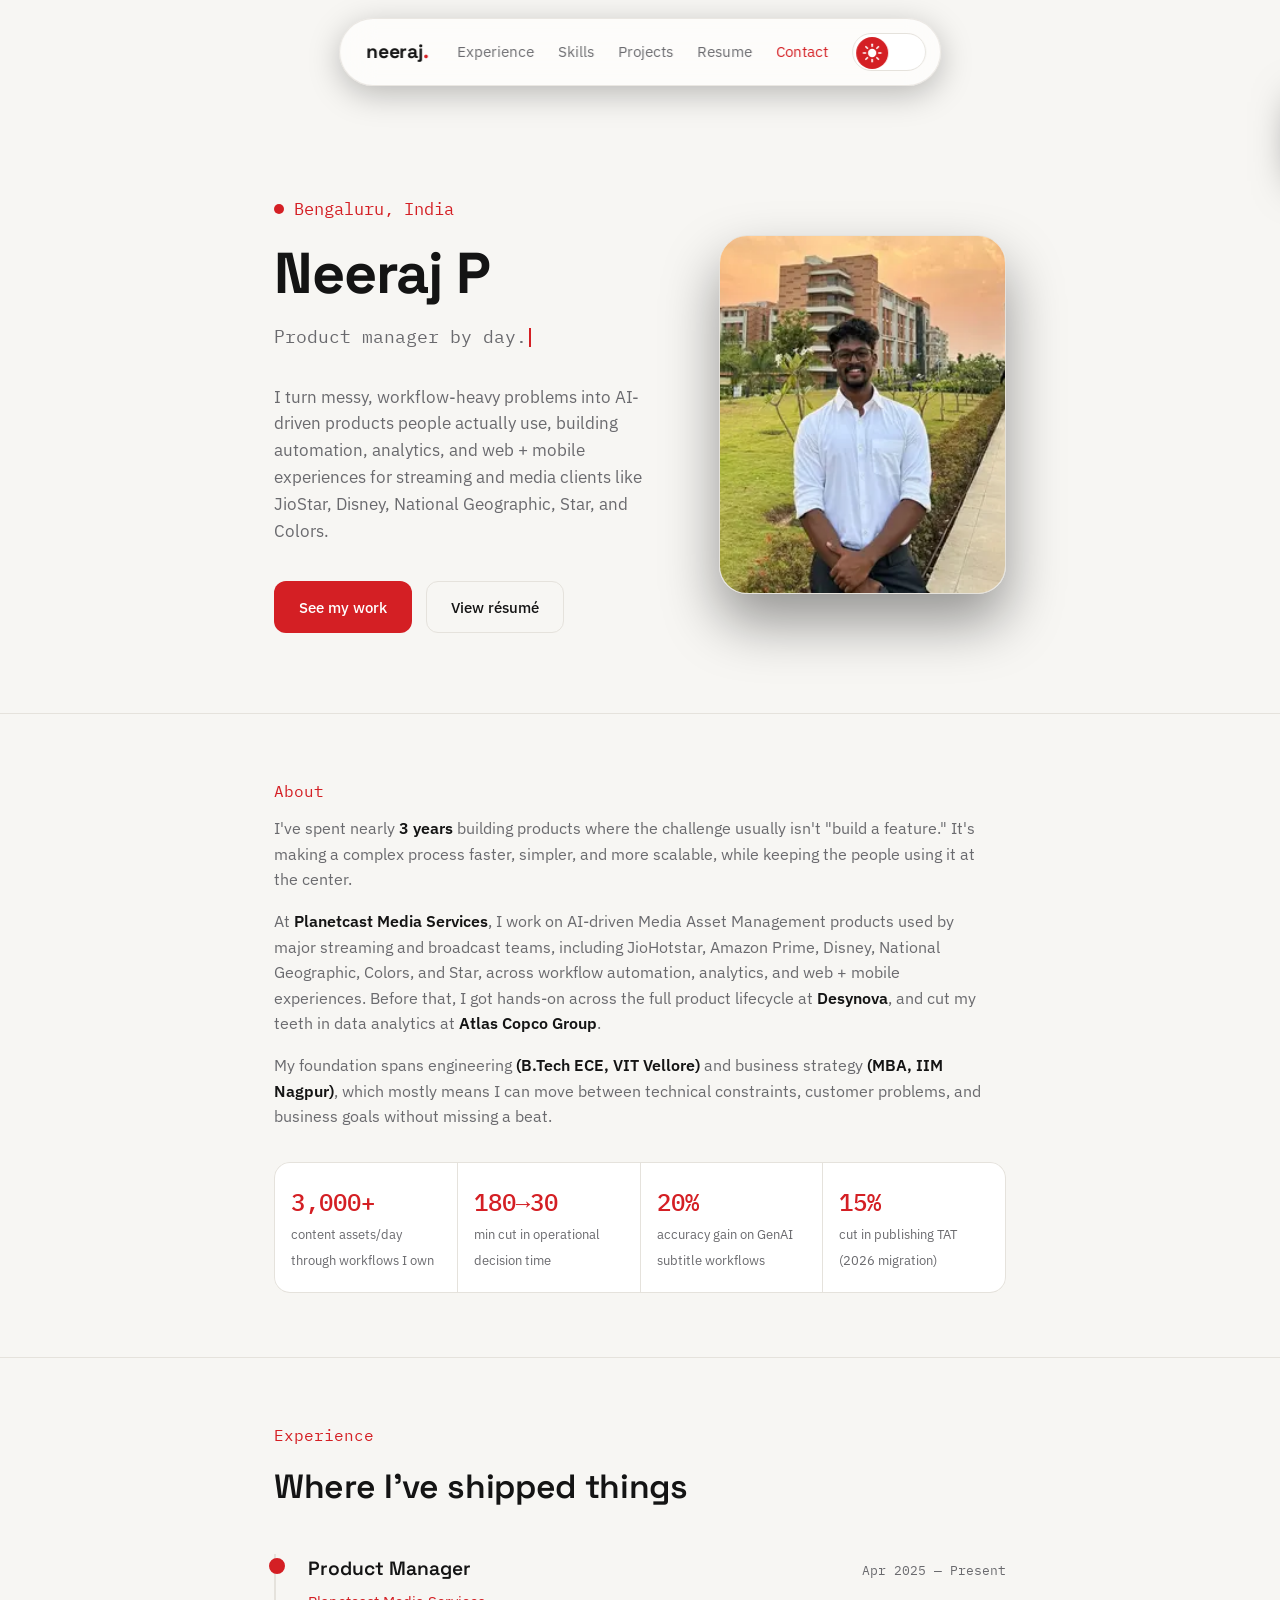
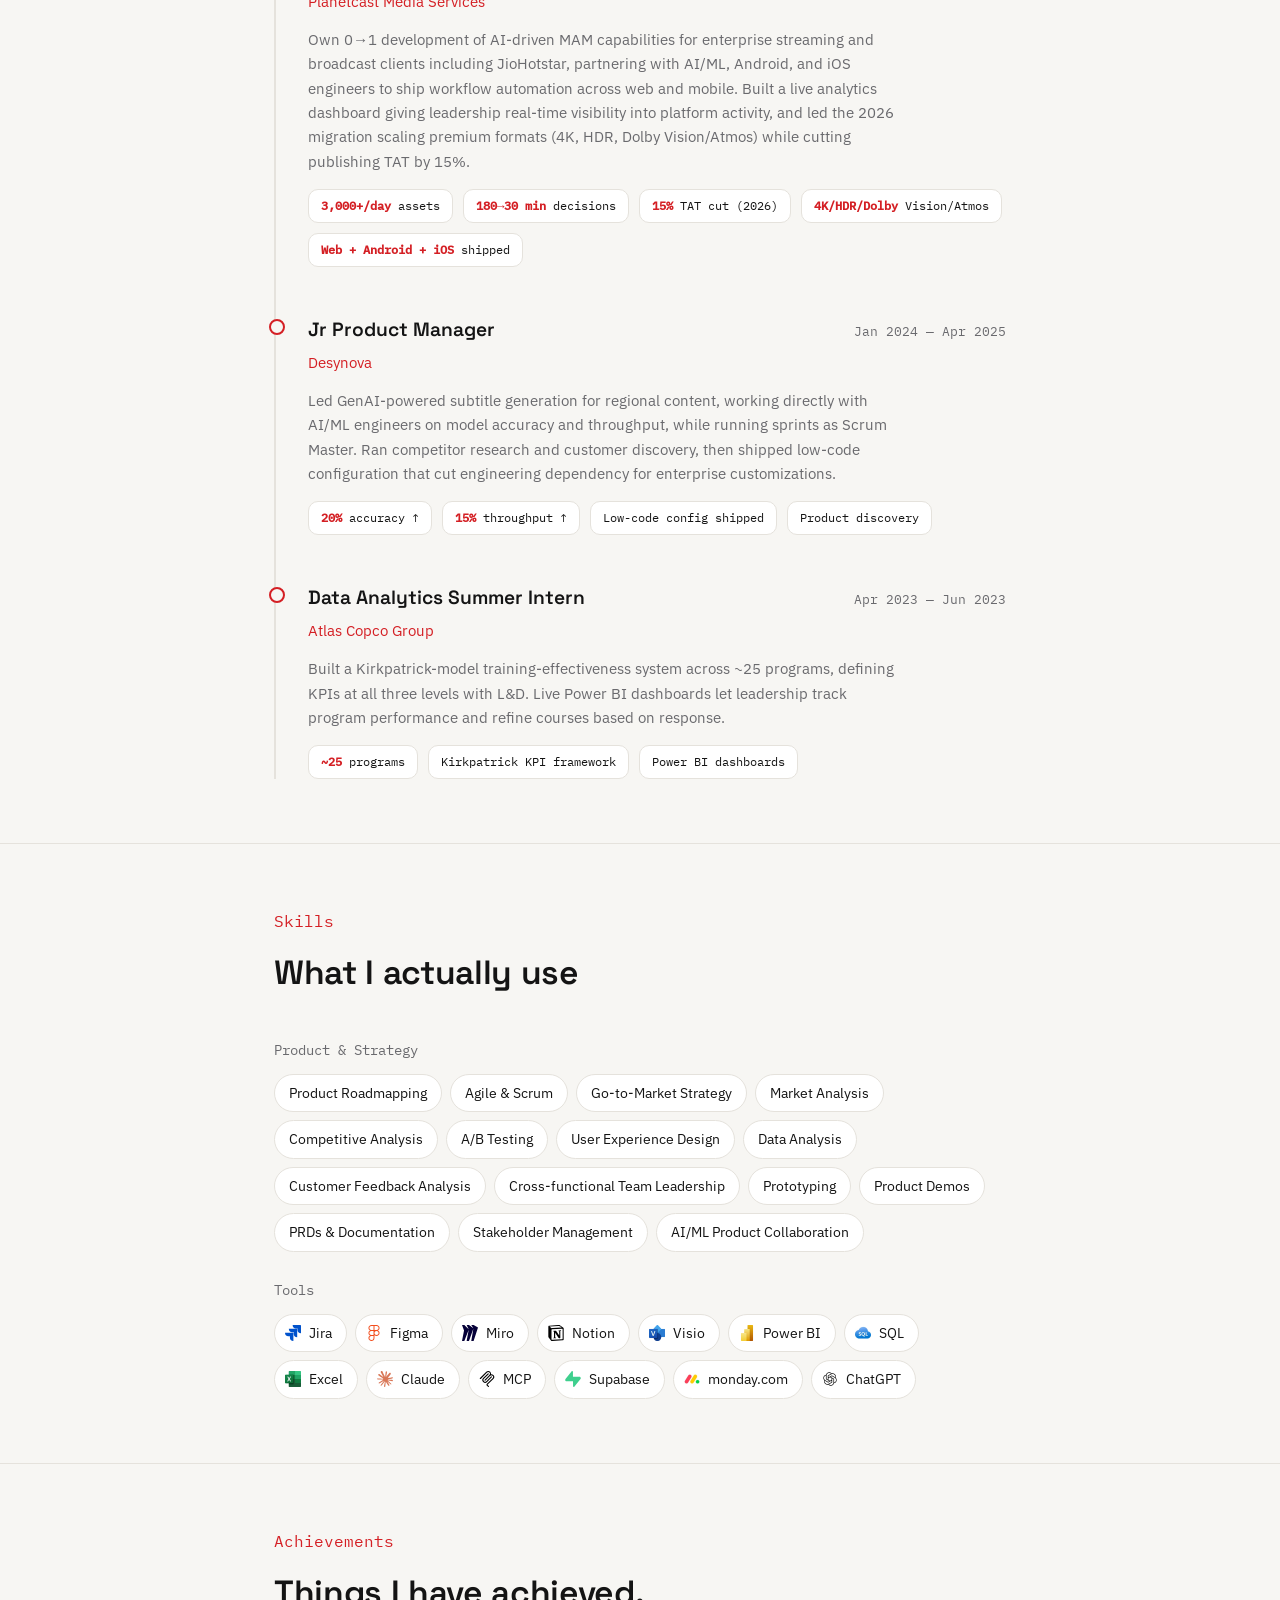
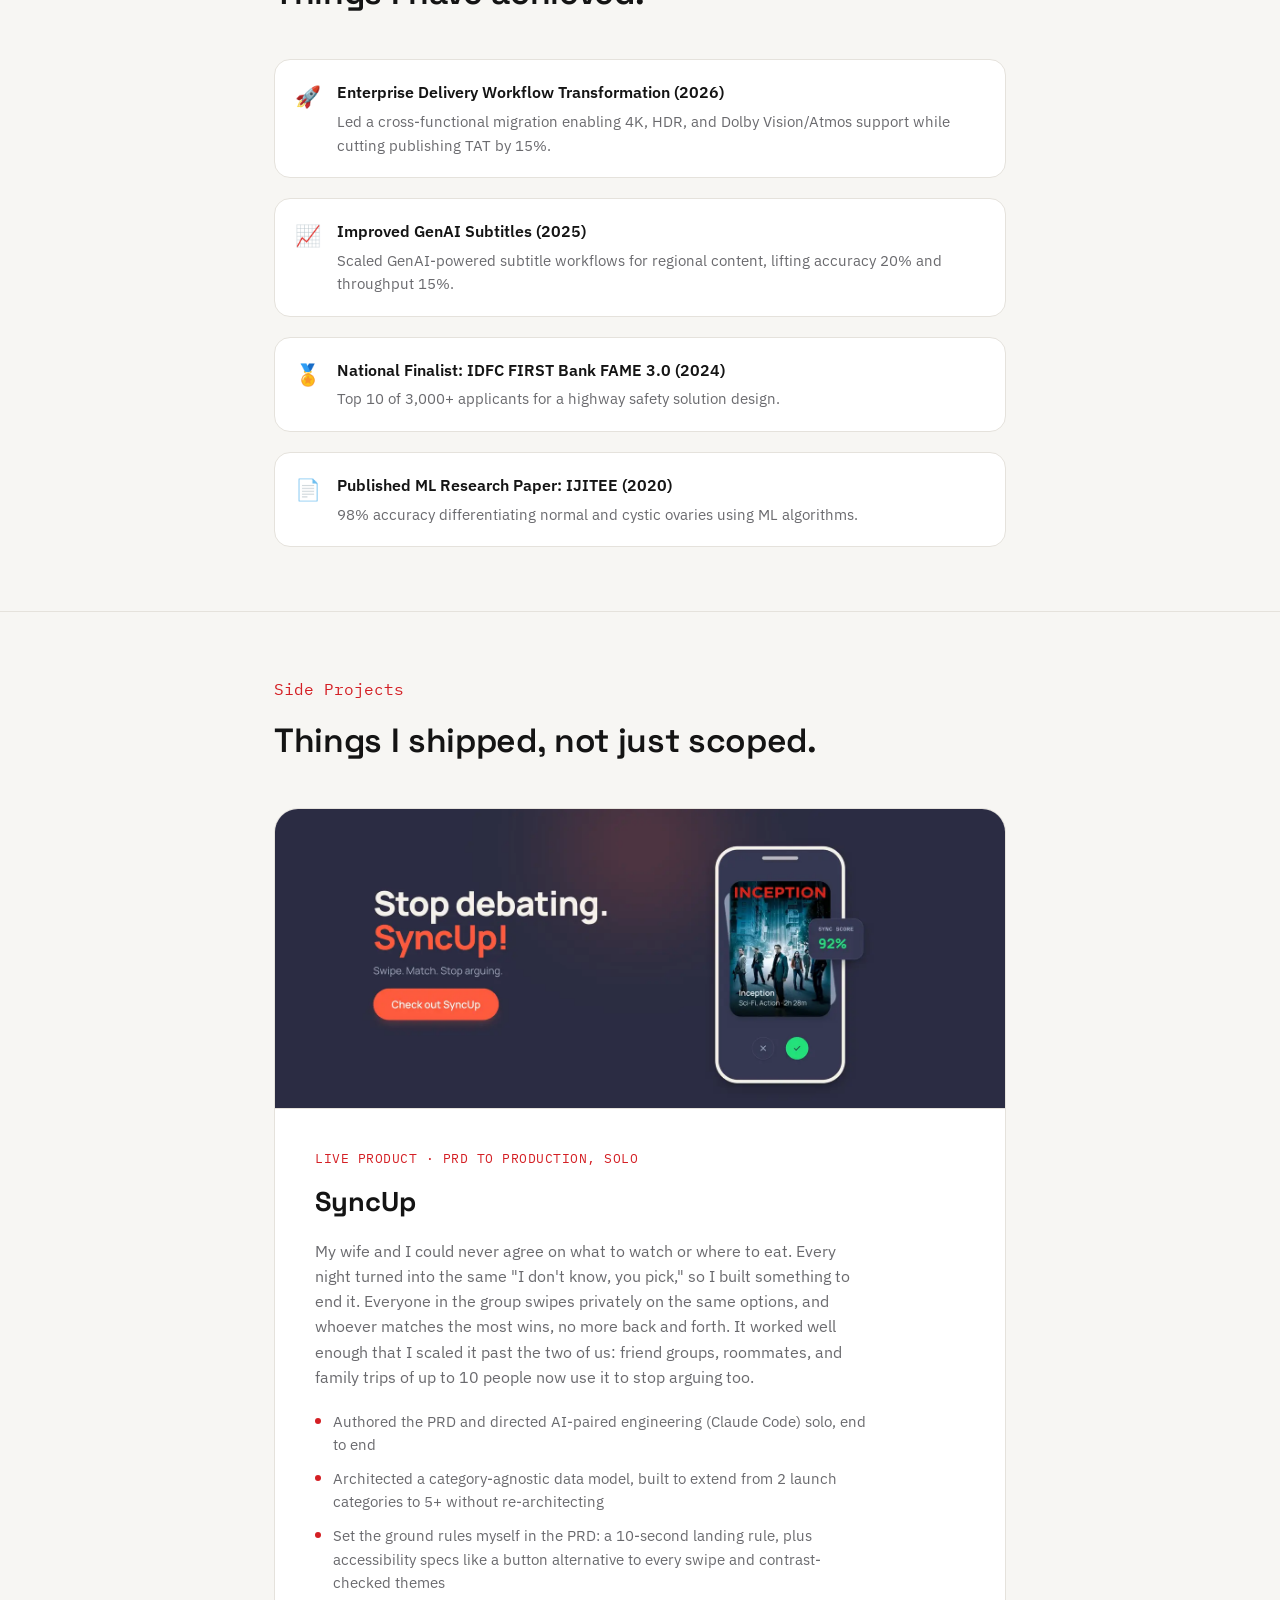
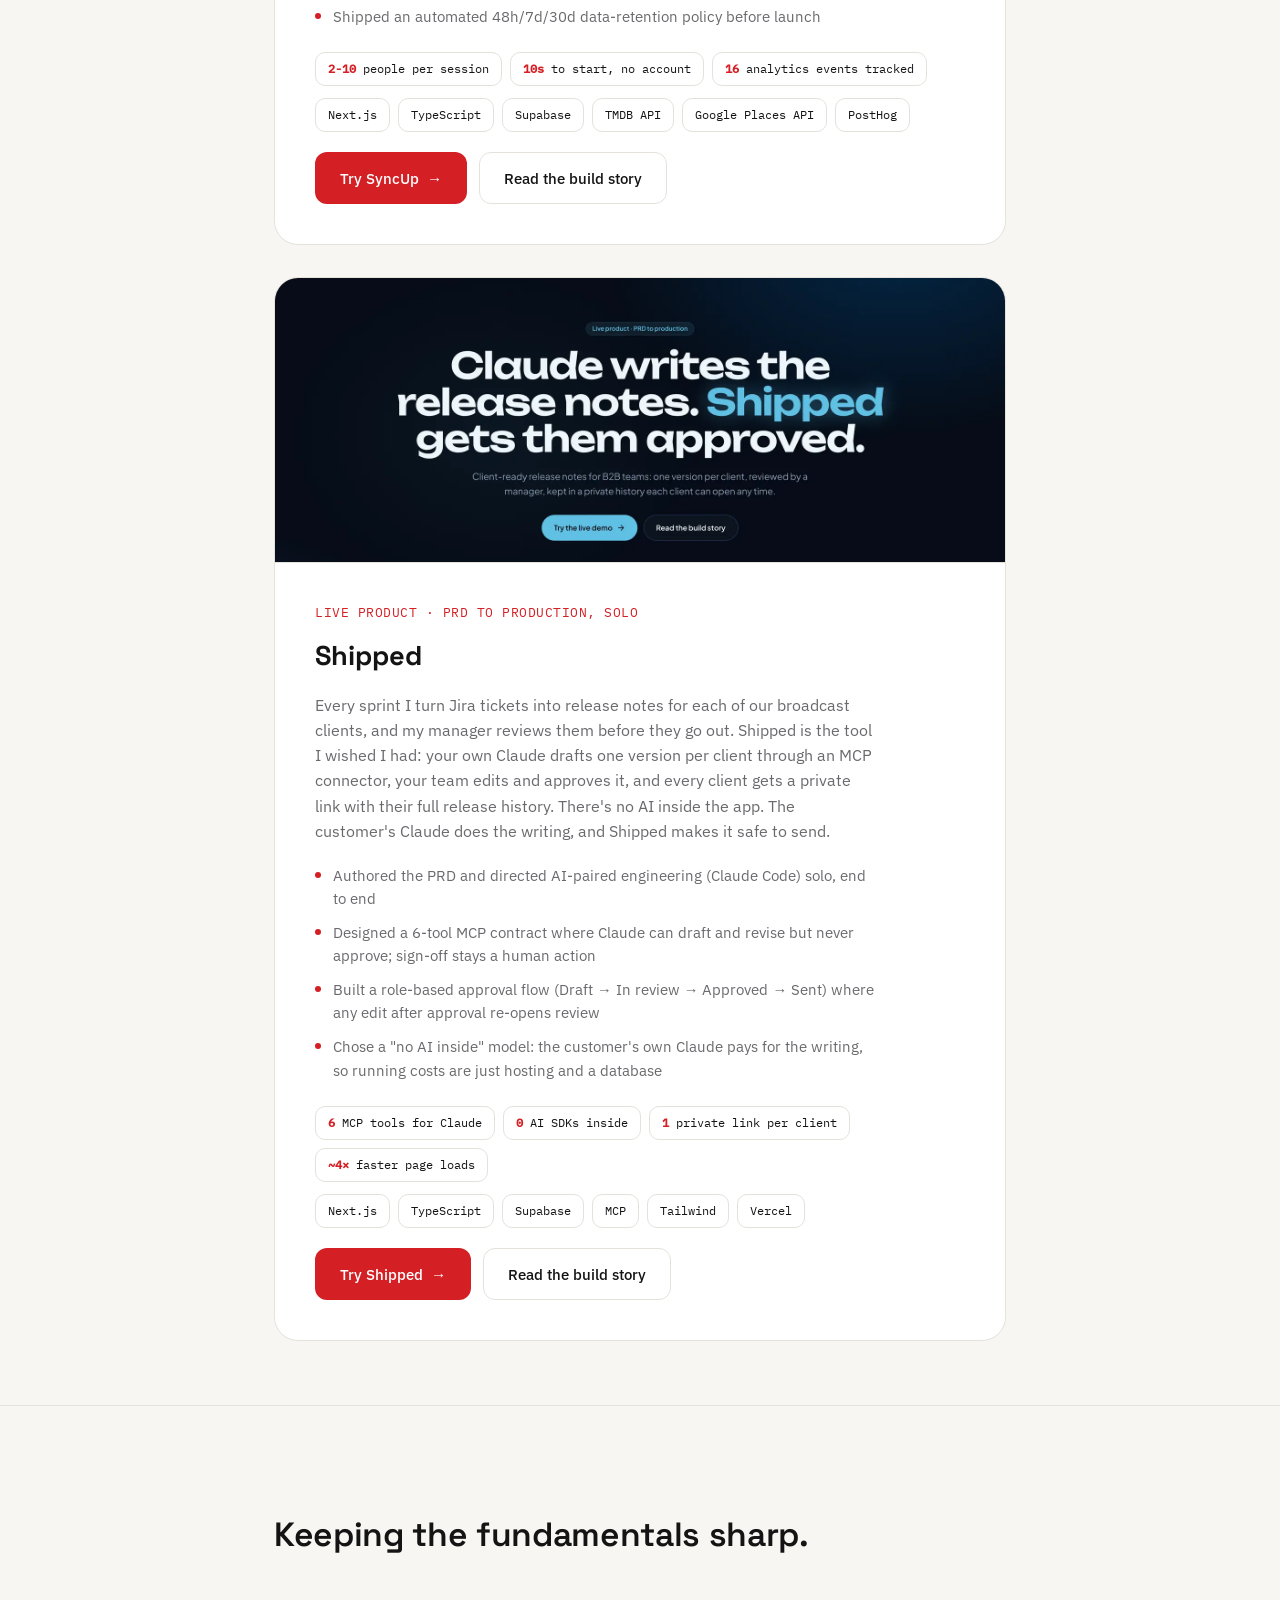
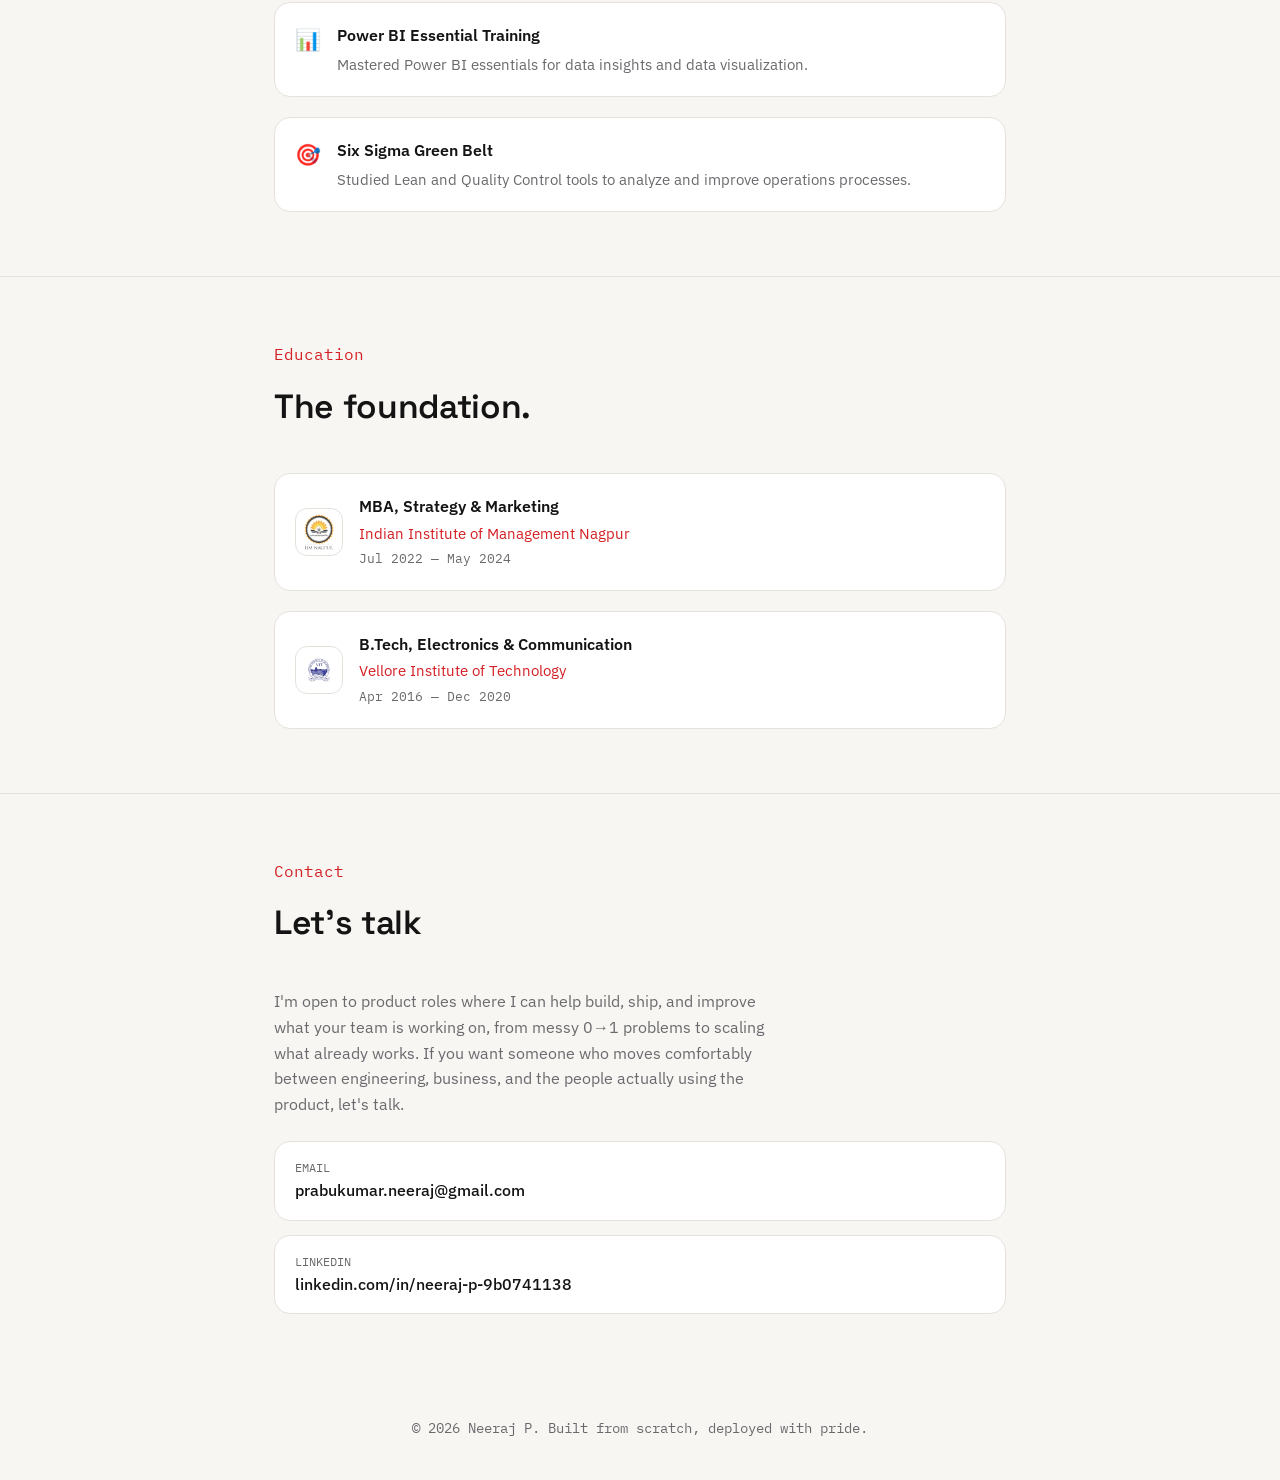
<file: index.html>
<!DOCTYPE html>
<html lang="en" data-theme="light">
<head>
<meta charset="UTF-8">
<meta name="viewport" content="width=device-width, initial-scale=1.0">
<title>Neeraj P | Product Manager</title>
<meta name="description" content="Neeraj P, Product Manager building AI-driven, workflow-centric platforms for enterprise streaming clients.">
<link rel="icon" type="image/svg+xml" href="favicon.svg">
<link rel="preload" href="assets/fonts/space-grotesk-latin-700-normal.woff2" as="font" type="font/woff2" crossorigin>
<link rel="preload" href="assets/fonts/ibm-plex-sans-latin-400-normal.woff2" as="font" type="font/woff2" crossorigin>
<link rel="stylesheet" href="css/style.css">
<script>try { var t = localStorage.getItem('theme'); if (t) document.documentElement.setAttribute('data-theme', t); } catch (e) {}</script>
<script src="js/script.js" defer></script>
</head>
<body>

<div class="scroll-progress" id="scrollProgress"></div>

<nav class="nav">
  <div class="nav-inner">
    <a href="/" class="nav-logo">neeraj<span>.</span></a>
    <div class="nav-links">
      <a href="#experience" data-section="experience">Experience</a>
      <a href="#skills" data-section="skills">Skills</a>
      <a href="#projects" data-section="projects">Projects</a>
      <a href="resume.html">Resume</a>
      <a href="#contact" data-section="contact">Contact</a>
      <button class="theme-toggle" id="themeToggle" aria-label="Toggle dark mode">
        <span class="toggle-thumb">
          <svg class="toggle-icon icon-sun" viewBox="0 0 24 24" fill="none" aria-hidden="true">
            <circle cx="12" cy="12" r="5" fill="currentColor"/>
            <g stroke="currentColor" stroke-width="2" stroke-linecap="round">
              <line x1="12" y1="1.5" x2="12" y2="4"/>
              <line x1="12" y1="20" x2="12" y2="22.5"/>
              <line x1="1.5" y1="12" x2="4" y2="12"/>
              <line x1="20" y1="12" x2="22.5" y2="12"/>
              <line x1="4.5" y1="4.5" x2="6.3" y2="6.3"/>
              <line x1="17.7" y1="17.7" x2="19.5" y2="19.5"/>
              <line x1="4.5" y1="19.5" x2="6.3" y2="17.7"/>
              <line x1="17.7" y1="6.3" x2="19.5" y2="4.5"/>
            </g>
          </svg>
          <svg class="toggle-icon icon-bat" viewBox="0 0 240 100" fill="currentColor" aria-hidden="true">
            <polygon points="5,38 30,24 70,22 95,24 105,3 120,20 135,3 145,24 170,22 210,24 235,38 215,50 195,68 175,52 150,58 133,48 120,82 107,48 90,58 65,52 45,68 25,50"/>
          </svg>
        </span>
      </button>
    </div>
  </div>
  <button class="nav-expand-btn" id="navExpandBtn" aria-label="Expand navigation">
    <span></span><span></span><span></span>
  </button>
</nav>

<header class="hero container">
  <div class="hero-grid">
    <div class="hero-content">
      <div class="hero-eyebrow">Bengaluru, India</div>
      <h1>Neeraj P</h1>
      <div class="hero-subtitle">
        <span id="typewriter"></span><span class="cursor"></span>
      </div>
      <p class="lede">I turn messy, workflow-heavy problems into AI-driven products people actually use, building automation, analytics, and web + mobile experiences for streaming and media clients like JioStar, Disney, National Geographic, Star, and Colors.</p>
      <div class="hero-cta">
        <a href="#experience" class="btn btn-primary">See my work</a>
        <a href="resume.html" class="btn btn-secondary">View résumé</a>
      </div>
    </div>
    <div class="hero-photo">
      <picture>
        <source type="image/webp" srcset="assets/images/profile-300.webp 300w, assets/images/profile-600.webp 600w, assets/images/profile-900.webp 900w" sizes="(max-width: 640px) 280px, 290px">
        <img src="assets/images/profile.jpg" alt="Neeraj P" width="900" height="910" fetchpriority="high">
      </picture>
    </div>
  </div>
</header>

<section class="section" id="about">
  <div class="container">
    <div class="section-label reveal reveal-left">About</div>
    <div class="about-text reveal">
        <p>I've spent nearly <strong>3 years</strong> building products where the challenge usually isn't "build a feature." It's making a complex process faster, simpler, and more scalable, while keeping the people using it at the center.</p>
        <p>At <strong>Planetcast Media Services</strong>, I work on AI-driven Media Asset Management products used by major streaming and broadcast teams, including JioHotstar, Amazon Prime, Disney, National Geographic, Colors, and Star, across workflow automation, analytics, and web + mobile experiences. Before that, I got hands-on across the full product lifecycle at <strong>Desynova</strong>, and cut my teeth in data analytics at <strong>Atlas Copco Group</strong>.</p>
        <p>My foundation spans engineering <strong>(B.Tech ECE, VIT Vellore)</strong> and business strategy <strong>(MBA, IIM Nagpur)</strong>, which mostly means I can move between technical constraints, customer problems, and business goals without missing a beat.</p>
      </div>
    <div class="stat-strip reveal-stagger">
      <div class="stat reveal">
        <span class="stat-num" data-count="3000" data-suffix="+">3,000+</span>
        <span class="stat-label">content assets/day through workflows I own</span>
      </div>
      <div class="stat reveal">
        <span class="stat-num">180→30</span>
        <span class="stat-label">min cut in operational decision time</span>
      </div>
      <div class="stat reveal">
        <span class="stat-num" data-count="20" data-suffix="%">20%</span>
        <span class="stat-label">accuracy gain on GenAI subtitle workflows</span>
      </div>
      <div class="stat reveal">
        <span class="stat-num" data-count="15" data-suffix="%">15%</span>
        <span class="stat-label">cut in publishing TAT (2026 migration)</span>
      </div>
    </div>
  </div>
</section>

<section class="section" id="experience">
  <div class="container">
    <div class="section-label reveal reveal-left">Experience</div>
    <h2 class="reveal reveal-left">Where I've shipped things</h2>
    <div class="pipeline reveal-stagger">

      <div class="pipeline-item current reveal">
        <div class="pipeline-header">
          <span class="pipeline-role">Product Manager</span>
          <span class="pipeline-date">Apr 2025 — Present</span>
        </div>
        <div class="pipeline-company">Planetcast Media Services</div>
        <p class="pipeline-desc">Own 0→1 development of AI-driven MAM capabilities for enterprise streaming and broadcast clients including JioHotstar, partnering with AI/ML, Android, and iOS engineers to ship workflow automation across web and mobile. Built a live analytics dashboard giving leadership real-time visibility into platform activity, and led the 2026 migration scaling premium formats (4K, HDR, Dolby Vision/Atmos) while cutting publishing TAT by 15%.</p>
        <div class="pipeline-metrics">
          <span class="metric-chip"><b>3,000+/day</b> assets</span>
          <span class="metric-chip"><b>180→30 min</b> decisions</span>
          <span class="metric-chip"><b>15%</b> TAT cut (2026)</span>
          <span class="metric-chip"><b>4K/HDR/Dolby</b> Vision/Atmos</span>
          <span class="metric-chip"><b>Web + Android + iOS</b> shipped</span>
        </div>
      </div>

      <div class="pipeline-item reveal">
        <div class="pipeline-header">
          <span class="pipeline-role">Jr Product Manager</span>
          <span class="pipeline-date">Jan 2024 — Apr 2025</span>
        </div>
        <div class="pipeline-company">Desynova</div>
        <p class="pipeline-desc">Led GenAI-powered subtitle generation for regional content, working directly with AI/ML engineers on model accuracy and throughput, while running sprints as Scrum Master. Ran competitor research and customer discovery, then shipped low-code configuration that cut engineering dependency for enterprise customizations.</p>
        <div class="pipeline-metrics">
          <span class="metric-chip"><b>20%</b> accuracy ↑</span>
          <span class="metric-chip"><b>15%</b> throughput ↑</span>
          <span class="metric-chip">Low-code config shipped</span>
          <span class="metric-chip">Product discovery</span>
        </div>
      </div>

      <div class="pipeline-item reveal">
        <div class="pipeline-header">
          <span class="pipeline-role">Data Analytics Summer Intern</span>
          <span class="pipeline-date">Apr 2023 — Jun 2023</span>
        </div>
        <div class="pipeline-company">Atlas Copco Group</div>
        <p class="pipeline-desc">Built a Kirkpatrick-model training-effectiveness system across ~25 programs, defining KPIs at all three levels with L&amp;D. Live Power BI dashboards let leadership track program performance and refine courses based on response.</p>
        <div class="pipeline-metrics">
          <span class="metric-chip"><b>~25</b> programs</span>
          <span class="metric-chip">Kirkpatrick KPI framework</span>
          <span class="metric-chip">Power BI dashboards</span>
        </div>
      </div>

    </div>
  </div>
</section>

<section class="section" id="skills">
  <div class="container">
    <div class="section-label reveal reveal-left">Skills</div>
    <h2 class="reveal reveal-left">What I actually use</h2>
    <div class="skills-groups reveal-stagger">
      <div class="reveal">
        <div class="skill-group-label">Product &amp; Strategy</div>
        <div class="skill-tags">
          <span class="skill-tag">Product Roadmapping</span>
          <span class="skill-tag">Agile &amp; Scrum</span>
          <span class="skill-tag">Go-to-Market Strategy</span>
          <span class="skill-tag">Market Analysis</span>
          <span class="skill-tag">Competitive Analysis</span>
          <span class="skill-tag">A/B Testing</span>
          <span class="skill-tag">User Experience Design</span>
          <span class="skill-tag">Data Analysis</span>
          <span class="skill-tag">Customer Feedback Analysis</span>
          <span class="skill-tag">Cross-functional Team Leadership</span>
          <span class="skill-tag">Prototyping</span>
          <span class="skill-tag">Product Demos</span>
          <span class="skill-tag">PRDs &amp; Documentation</span>
          <span class="skill-tag">Stakeholder Management</span>
          <span class="skill-tag">AI/ML Product Collaboration</span>
        </div>
      </div>
      <div class="reveal">
        <div class="skill-group-label">Tools</div>
        <div class="skill-tags">
          <span class="tool-tag"><img loading="lazy" src="assets/icons/jira.svg" alt=""> Jira</span>
          <span class="tool-tag"><img loading="lazy" src="assets/icons/figma.svg" alt=""> Figma</span>
          <span class="tool-tag"><img loading="lazy" src="assets/icons/miro.svg" alt=""> Miro</span>
          <span class="tool-tag"><img loading="lazy" class="icon-invert-dark" src="assets/icons/notion.svg" alt=""> Notion</span>
          <span class="tool-tag"><img loading="lazy" src="assets/images/visio-logo.webp" alt=""> Visio</span>
          <span class="tool-tag"><img loading="lazy" src="assets/images/powerbi-logo.webp" alt=""> Power BI</span>
          <span class="tool-tag"><img loading="lazy" src="assets/images/sql-logo.webp" alt=""> SQL</span>
          <span class="tool-tag"><img loading="lazy" src="assets/images/excel-logo.webp" alt=""> Excel</span>
          <span class="tool-tag"><img loading="lazy" src="assets/icons/claude.svg" alt=""> Claude</span>
          <span class="tool-tag"><img loading="lazy" class="icon-invert-dark" src="assets/icons/mcp.svg" alt=""> MCP</span>
          <span class="tool-tag"><img loading="lazy" src="assets/icons/supabase.svg" alt=""> Supabase</span>
          <span class="tool-tag"><img loading="lazy" src="assets/images/monday-logo.webp" alt=""> monday.com</span>
          <span class="tool-tag"><img loading="lazy" class="icon-invert-dark" src="assets/images/chatgpt-logo.webp" alt=""> ChatGPT</span>
        </div>
      </div>
    </div>
  </div>
</section>

<section class="section" id="achievements">
  <div class="container">
    <div class="section-label reveal reveal-left">Achievements</div>
    <h2 class="reveal reveal-left">Things I have achieved.</h2>
    <div class="achievements-list reveal-stagger">
      <div class="achievement reveal">
        <div class="achievement-icon">🚀</div>
        <div>
          <div class="achievement-title">Enterprise Delivery Workflow Transformation (2026)</div>
          <div class="achievement-desc">Led a cross-functional migration enabling 4K, HDR, and Dolby Vision/Atmos support while cutting publishing TAT by 15%.</div>
        </div>
      </div>
      <div class="achievement reveal">
        <div class="achievement-icon">📈</div>
        <div>
          <div class="achievement-title">Improved GenAI Subtitles (2025)</div>
          <div class="achievement-desc">Scaled GenAI-powered subtitle workflows for regional content, lifting accuracy 20% and throughput 15%.</div>
        </div>
      </div>
      <div class="achievement reveal">
        <div class="achievement-icon">🏅</div>
        <div>
          <div class="achievement-title">National Finalist: IDFC FIRST Bank FAME 3.0 (2024)</div>
          <div class="achievement-desc">Top 10 of 3,000+ applicants for a highway safety solution design.</div>
        </div>
      </div>
      <div class="achievement reveal">
        <div class="achievement-icon">📄</div>
        <div>
          <div class="achievement-title">Published ML Research Paper: IJITEE (2020)</div>
          <div class="achievement-desc">98% accuracy differentiating normal and cystic ovaries using ML algorithms.</div>
        </div>
      </div>
    </div>
  </div>
</section>

<section class="section" id="projects">
  <div class="container">
    <div class="section-label reveal reveal-left">Side Projects</div>
    <h2 class="reveal reveal-left">Things I shipped, not just scoped.</h2>
    <div class="project-card reveal">
      <div class="project-banner">
        <picture>
          <source srcset="assets/images/syncup-banner.webp" type="image/webp">
          <img src="assets/images/syncup-banner.jpg" alt="SyncUp landing page: 'Stop debating. SyncUp! Swipe. Match. Stop arguing.' with a phone showing a movie match card at a 92% Sync Score" loading="lazy" width="1600" height="656">
        </picture>
      </div>
      <div class="project-body">
        <div class="project-eyebrow">Live product · PRD to production, solo</div>
        <h3 class="project-title">SyncUp</h3>
        <p class="project-desc">My wife and I could never agree on what to watch or where to eat. Every night turned into the same "I don't know, you pick," so I built something to end it. Everyone in the group swipes privately on the same options, and whoever matches the most wins, no more back and forth. It worked well enough that I scaled it past the two of us: friend groups, roommates, and family trips of up to 10 people now use it to stop arguing too.</p>
        <ul class="project-principles">
          <li>Authored the PRD and directed AI-paired engineering (Claude Code) solo, end to end</li>
          <li>Architected a category-agnostic data model, built to extend from 2 launch categories to 5+ without re-architecting</li>
          <li>Set the ground rules myself in the PRD: a 10-second landing rule, plus accessibility specs like a button alternative to every swipe and contrast-checked themes</li>
          <li>Shipped an automated 48h/7d/30d data-retention policy before launch</li>
        </ul>
        <div class="project-metrics">
          <span class="metric-chip"><b>2-10</b> people per session</span>
          <span class="metric-chip"><b>10s</b> to start, no account</span>
          <span class="metric-chip"><b>16</b> analytics events tracked</span>
        </div>
        <div class="project-stack">
          <span class="metric-chip">Next.js</span>
          <span class="metric-chip">TypeScript</span>
          <span class="metric-chip">Supabase</span>
          <span class="metric-chip">TMDB API</span>
          <span class="metric-chip">Google Places API</span>
          <span class="metric-chip">PostHog</span>
        </div>
        <div class="project-cta">
          <a href="https://sync-up-nine.vercel.app/" target="_blank" rel="noopener" class="btn btn-primary">Try SyncUp <span aria-hidden="true">→</span></a>
          <a href="https://sync-up-nine.vercel.app/about" target="_blank" rel="noopener" class="btn btn-secondary">Read the build story</a>
        </div>
      </div>
    </div>
    <div class="project-card reveal">
      <div class="project-banner">
        <picture>
          <source srcset="assets/images/shipped-banner.webp" type="image/webp">
          <img src="assets/images/shipped-banner.jpg" alt="Shipped: Claude drafts release notes for each client; Shipped routes them through approval." loading="lazy" width="1600" height="622">
        </picture>
      </div>
      <div class="project-body">
        <div class="project-eyebrow">Live product · PRD to production, solo</div>
        <h3 class="project-title">Shipped</h3>
        <p class="project-desc">Every sprint I turn Jira tickets into release notes for each of our broadcast clients, and my manager reviews them before they go out. Shipped is the tool I wished I had: your own Claude drafts one version per client through an MCP connector, your team edits and approves it, and every client gets a private link with their full release history. There's no AI inside the app. The customer's Claude does the writing, and Shipped makes it safe to send.</p>
        <ul class="project-principles">
          <li>Authored the PRD and directed AI-paired engineering (Claude Code) solo, end to end</li>
          <li>Designed a 6-tool MCP contract where Claude can draft and revise but never approve; sign-off stays a human action</li>
          <li>Built a role-based approval flow (Draft → In review → Approved → Sent) where any edit after approval re-opens review</li>
          <li>Chose a "no AI inside" model: the customer's own Claude pays for the writing, so running costs are just hosting and a database</li>
        </ul>
        <div class="project-metrics">
          <span class="metric-chip"><b>6</b> MCP tools for Claude</span>
          <span class="metric-chip"><b>0</b> AI SDKs inside</span>
          <span class="metric-chip"><b>1</b> private link per client</span>
          <span class="metric-chip"><b>~4×</b> faster page loads</span>
        </div>
        <div class="project-stack">
          <span class="metric-chip">Next.js</span>
          <span class="metric-chip">TypeScript</span>
          <span class="metric-chip">Supabase</span>
          <span class="metric-chip">MCP</span>
          <span class="metric-chip">Tailwind</span>
          <span class="metric-chip">Vercel</span>
        </div>
        <div class="project-cta">
          <a href="https://shipped-release-notes.vercel.app/login?ref=portfolio" target="_blank" rel="noopener" class="btn btn-primary">Try Shipped <span aria-hidden="true">→</span></a>
          <a href="https://shipped-release-notes.vercel.app/about?ref=portfolio" target="_blank" rel="noopener" class="btn btn-secondary">Read the build story</a>
        </div>
      </div>
    </div>
  </div>
</section>

<section class="section" id="certifications">
  <div class="container">
    <div class="section-label reveal reveal-left">Certifications</div>
    <h2 class="reveal reveal-left">Keeping the fundamentals sharp.</h2>
    <div class="achievements-list reveal-stagger">
      <div class="achievement reveal">
        <div class="achievement-icon">📊</div>
        <div>
          <div class="achievement-title">Power BI Essential Training</div>
          <div class="achievement-desc">Mastered Power BI essentials for data insights and data visualization.</div>
        </div>
      </div>
      <div class="achievement reveal">
        <div class="achievement-icon">🎯</div>
        <div>
          <div class="achievement-title">Six Sigma Green Belt</div>
          <div class="achievement-desc">Studied Lean and Quality Control tools to analyze and improve operations processes.</div>
        </div>
      </div>
    </div>
  </div>
</section>

<section class="section" id="education">
  <div class="container">
    <div class="section-label reveal reveal-left">Education</div>
    <h2 class="reveal reveal-left">The foundation.</h2>
    <div class="education-list reveal-stagger">
      <div class="education-item reveal">
        <div class="education-logo"><img loading="lazy" src="assets/images/iim-nagpur-logo.webp" alt="IIM Nagpur"></div>
        <div>
          <div class="education-degree">MBA, Strategy &amp; Marketing</div>
          <div class="education-school">Indian Institute of Management Nagpur</div>
          <div class="education-date">Jul 2022 — May 2024</div>
        </div>
      </div>
      <div class="education-item reveal">
        <div class="education-logo"><img loading="lazy" src="assets/images/vit-logo.webp" alt="VIT Vellore"></div>
        <div>
          <div class="education-degree">B.Tech, Electronics &amp; Communication</div>
          <div class="education-school">Vellore Institute of Technology</div>
          <div class="education-date">Apr 2016 — Dec 2020</div>
        </div>
      </div>
    </div>
  </div>
</section>

<section class="section" id="contact">
  <div class="container">
    <div class="section-label reveal reveal-left">Contact</div>
    <h2 class="reveal reveal-left">Let's talk</h2>
    <p class="contact-intro reveal">I'm open to product roles where I can help build, ship, and improve what your team is working on, from messy 0→1 problems to scaling what already works. If you want someone who moves comfortably between engineering, business, and the people actually using the product, let's talk.</p>
    <div class="contact-links reveal-stagger">
      <a href="mailto:prabukumar.neeraj@gmail.com" class="contact-link reveal">
        <div>
          <div class="contact-link-label">EMAIL</div>
          <div class="contact-link-value">prabukumar.neeraj@gmail.com</div>
        </div>
      </a>
      <a href="https://www.linkedin.com/in/neeraj-p-9b0741138" target="_blank" rel="noopener" class="contact-link reveal">
        <div>
          <div class="contact-link-label">LINKEDIN</div>
          <div class="contact-link-value">linkedin.com/in/<wbr><span>neeraj-p-9b0741138</span></div>
        </div>
      </a>
    </div>
  </div>
</section>

<footer>
  © 2026 Neeraj P. Built from scratch, deployed with pride.
</footer>

<div class="toast" id="achievementToast" aria-hidden="true">
  <span class="toast-title">ACHIEVEMENT UNLOCKED</span>
  <span class="toast-desc">Welcome to the dark side.</span>
</div>

</body>
</html>
</file>
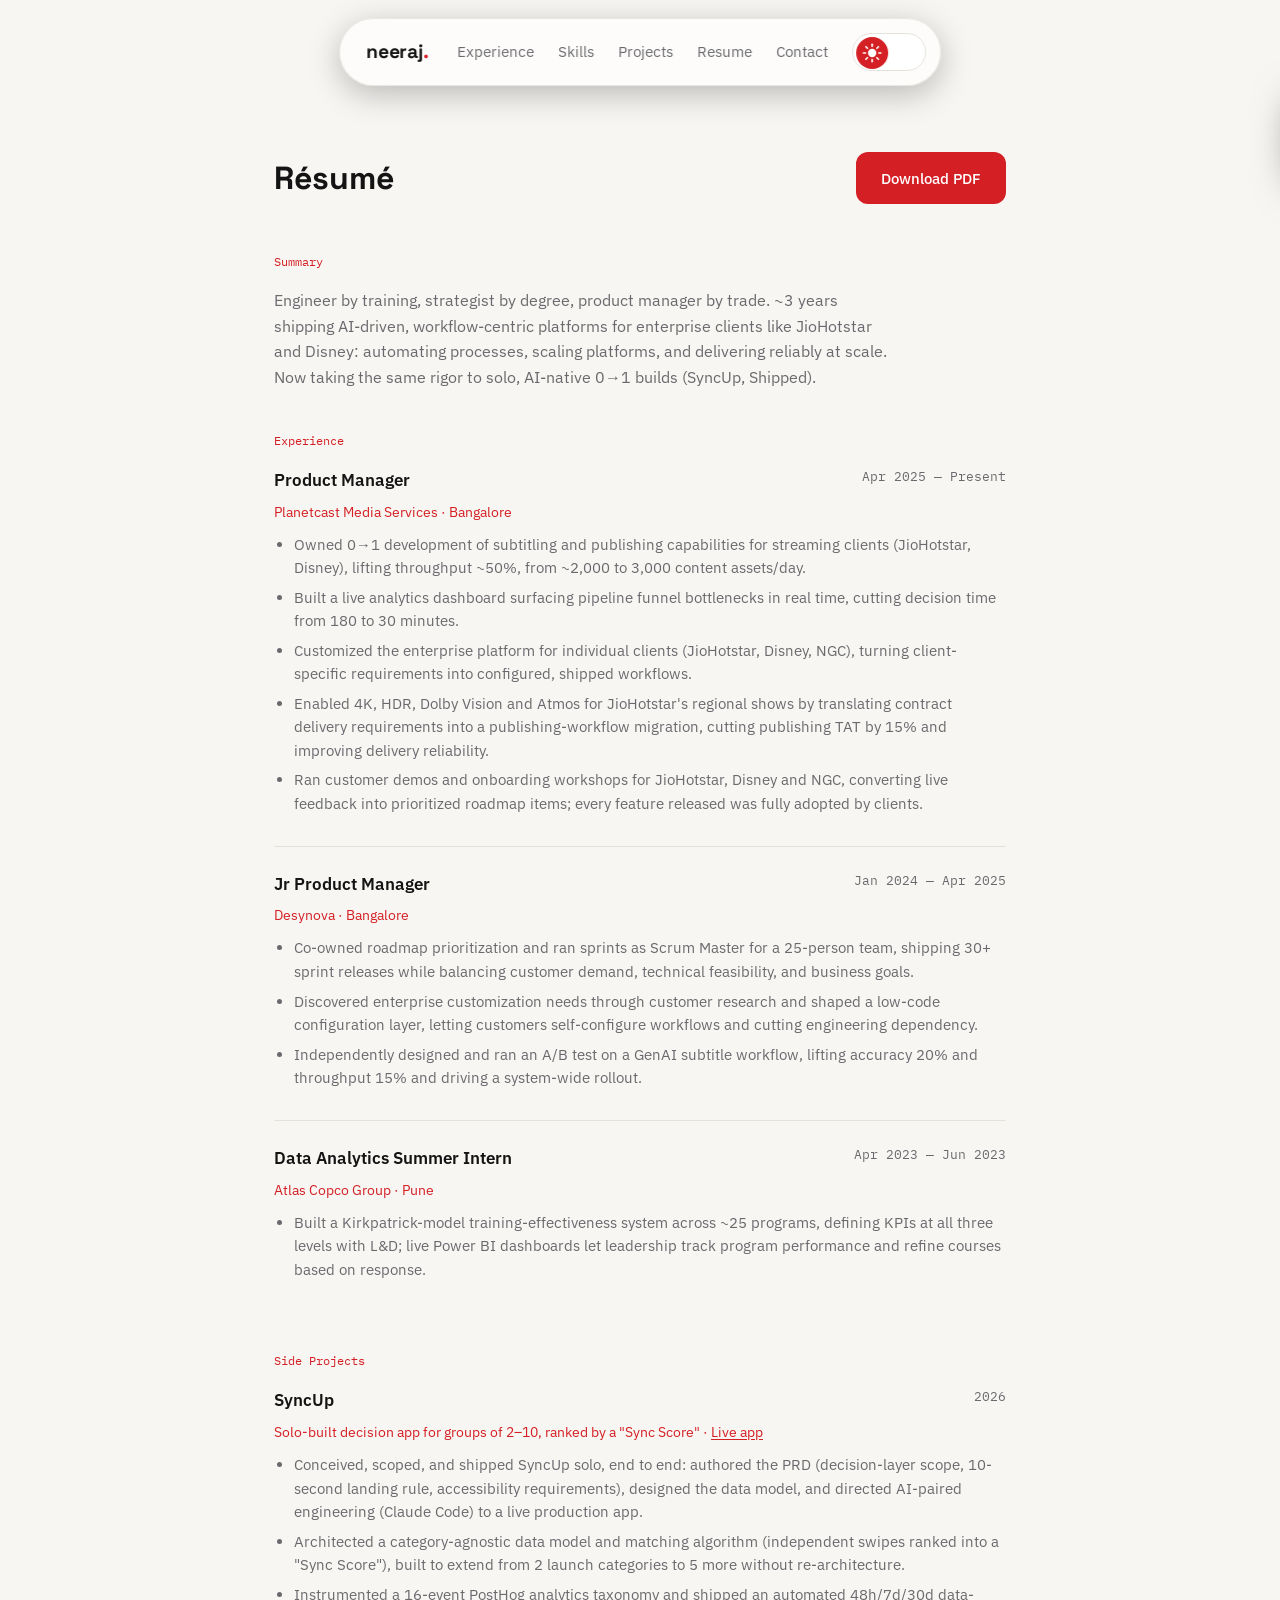
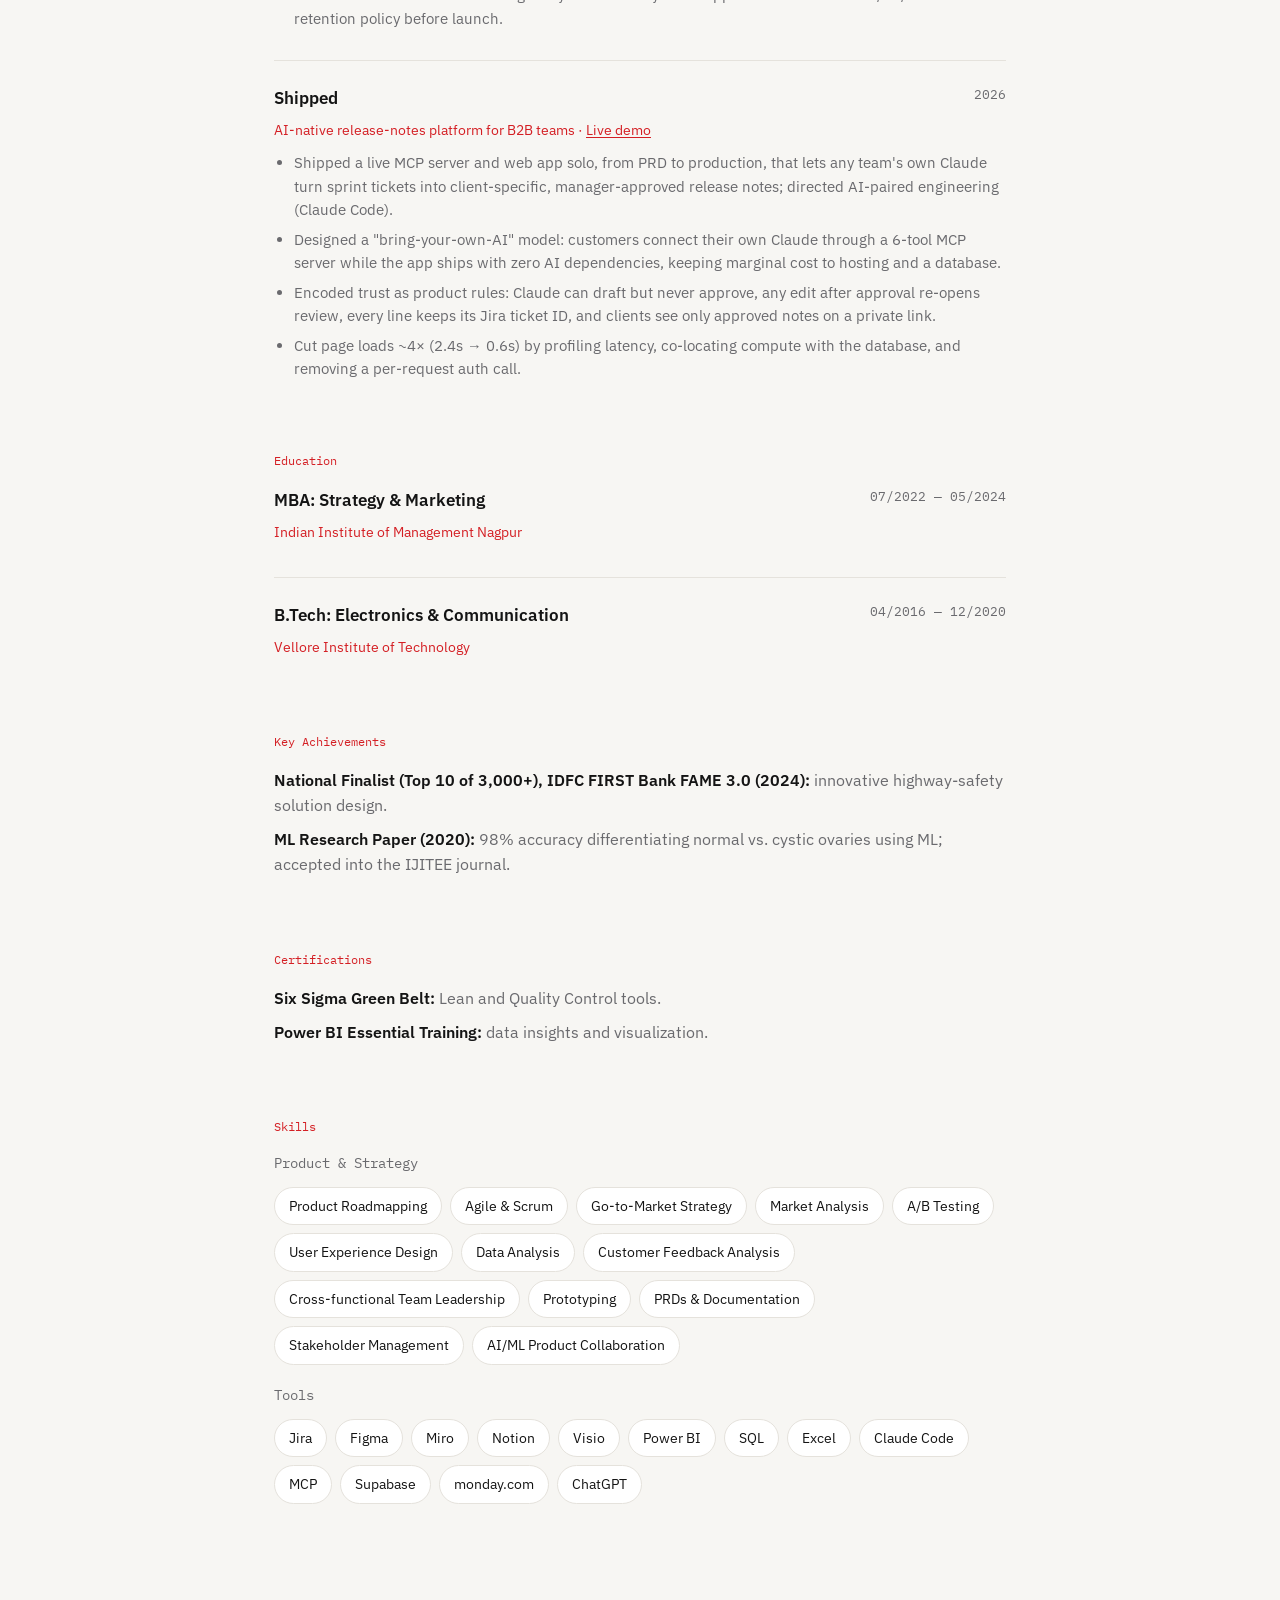
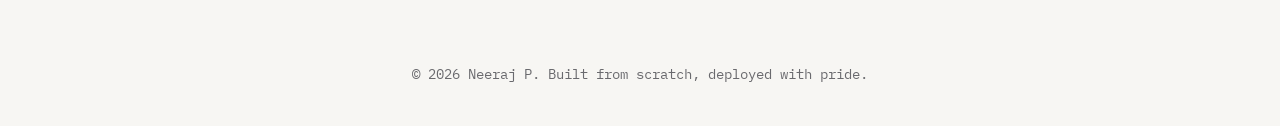
<file: resume.html>
<!DOCTYPE html>
<html lang="en" data-theme="light">
<head>
<meta charset="UTF-8">
<meta name="viewport" content="width=device-width, initial-scale=1.0">
<title>Résumé | Neeraj P</title>
<meta name="description" content="Résumé of Neeraj P, Product Manager shipping AI-driven, workflow-centric platforms for enterprise streaming clients like JioHotstar and Disney.">
<link rel="icon" type="image/svg+xml" href="favicon.svg">
<link rel="preload" href="assets/fonts/space-grotesk-latin-700-normal.woff2" as="font" type="font/woff2" crossorigin>
<link rel="preload" href="assets/fonts/ibm-plex-sans-latin-400-normal.woff2" as="font" type="font/woff2" crossorigin>
<link rel="stylesheet" href="css/style.css">
<script>try { var t = localStorage.getItem('theme'); if (t) document.documentElement.setAttribute('data-theme', t); } catch (e) {}</script>
<script src="js/script.js" defer></script>
</head>
<body>

<div class="scroll-progress" id="scrollProgress"></div>

<nav class="nav">
  <div class="nav-inner">
    <a href="index.html" class="nav-logo">neeraj<span>.</span></a>
    <div class="nav-links">
      <a href="index.html#experience">Experience</a>
      <a href="index.html#skills">Skills</a>
      <a href="index.html#projects">Projects</a>
      <a href="resume.html">Resume</a>
      <a href="index.html#contact">Contact</a>
      <button class="theme-toggle" id="themeToggle" aria-label="Toggle dark mode">
        <span class="toggle-thumb">
          <svg class="toggle-icon icon-sun" viewBox="0 0 24 24" fill="none" aria-hidden="true">
            <circle cx="12" cy="12" r="5" fill="currentColor"/>
            <g stroke="currentColor" stroke-width="2" stroke-linecap="round">
              <line x1="12" y1="1.5" x2="12" y2="4"/>
              <line x1="12" y1="20" x2="12" y2="22.5"/>
              <line x1="1.5" y1="12" x2="4" y2="12"/>
              <line x1="20" y1="12" x2="22.5" y2="12"/>
              <line x1="4.5" y1="4.5" x2="6.3" y2="6.3"/>
              <line x1="17.7" y1="17.7" x2="19.5" y2="19.5"/>
              <line x1="4.5" y1="19.5" x2="6.3" y2="17.7"/>
              <line x1="17.7" y1="6.3" x2="19.5" y2="4.5"/>
            </g>
          </svg>
          <svg class="toggle-icon icon-bat" viewBox="0 0 240 100" fill="currentColor" aria-hidden="true">
            <polygon points="5,38 30,24 70,22 95,24 105,3 120,20 135,3 145,24 170,22 210,24 235,38 215,50 195,68 175,52 150,58 133,48 120,82 107,48 90,58 65,52 45,68 25,50"/>
          </svg>
        </span>
      </button>
    </div>
  </div>
  <button class="nav-expand-btn" id="navExpandBtn" aria-label="Expand navigation">
    <span></span><span></span><span></span>
  </button>
</nav>

<div class="container resume-page">

  <div class="resume-header">
    <h1>Résumé</h1>
    <a href="assets/resume/Neeraj_Resume.pdf" download class="btn btn-primary">Download PDF</a>
  </div>

  <div class="resume-block">
    <div class="resume-block-label">Summary</div>
    <p class="resume-summary">Engineer by training, strategist by degree, product manager by trade. ~3 years shipping AI-driven, workflow-centric platforms for enterprise clients like JioHotstar and Disney: automating processes, scaling platforms, and delivering reliably at scale. Now taking the same rigor to solo, AI-native 0→1 builds (SyncUp, Shipped).</p>
  </div>

  <div class="resume-block">
    <div class="resume-block-label">Experience</div>

    <div class="resume-entry">
      <div class="resume-entry-top">
        <span class="resume-entry-title">Product Manager</span>
        <span class="resume-entry-date">Apr 2025 — Present</span>
      </div>
      <div class="resume-entry-sub">Planetcast Media Services · Bangalore</div>
      <ul>
        <li>Owned 0→1 development of subtitling and publishing capabilities for streaming clients (JioHotstar, Disney), lifting throughput ~50%, from ~2,000 to 3,000 content assets/day.</li>
        <li>Built a live analytics dashboard surfacing pipeline funnel bottlenecks in real time, cutting decision time from 180 to 30 minutes.</li>
        <li>Customized the enterprise platform for individual clients (JioHotstar, Disney, NGC), turning client-specific requirements into configured, shipped workflows.</li>
        <li>Enabled 4K, HDR, Dolby Vision and Atmos for JioHotstar's regional shows by translating contract delivery requirements into a publishing-workflow migration, cutting publishing TAT by 15% and improving delivery reliability.</li>
        <li>Ran customer demos and onboarding workshops for JioHotstar, Disney and NGC, converting live feedback into prioritized roadmap items; every feature released was fully adopted by clients.</li>
      </ul>
    </div>

    <div class="resume-entry">
      <div class="resume-entry-top">
        <span class="resume-entry-title">Jr Product Manager</span>
        <span class="resume-entry-date">Jan 2024 — Apr 2025</span>
      </div>
      <div class="resume-entry-sub">Desynova · Bangalore</div>
      <ul>
        <li>Co-owned roadmap prioritization and ran sprints as Scrum Master for a 25-person team, shipping 30+ sprint releases while balancing customer demand, technical feasibility, and business goals.</li>
        <li>Discovered enterprise customization needs through customer research and shaped a low-code configuration layer, letting customers self-configure workflows and cutting engineering dependency.</li>
        <li>Independently designed and ran an A/B test on a GenAI subtitle workflow, lifting accuracy 20% and throughput 15% and driving a system-wide rollout.</li>
      </ul>
    </div>

    <div class="resume-entry">
      <div class="resume-entry-top">
        <span class="resume-entry-title">Data Analytics Summer Intern</span>
        <span class="resume-entry-date">Apr 2023 — Jun 2023</span>
      </div>
      <div class="resume-entry-sub">Atlas Copco Group · Pune</div>
      <ul>
        <li>Built a Kirkpatrick-model training-effectiveness system across ~25 programs, defining KPIs at all three levels with L&amp;D; live Power BI dashboards let leadership track program performance and refine courses based on response.</li>
      </ul>
    </div>
  </div>

  <div class="resume-block">
    <div class="resume-block-label">Side Projects</div>
    <div class="resume-entry">
      <div class="resume-entry-top">
        <span class="resume-entry-title">SyncUp</span>
        <span class="resume-entry-date">2026</span>
      </div>
      <div class="resume-entry-sub">Solo-built decision app for groups of 2–10, ranked by a "Sync Score" · <a href="https://sync-up-nine.vercel.app/" target="_blank" rel="noopener">Live app</a></div>
      <ul>
        <li>Conceived, scoped, and shipped SyncUp solo, end to end: authored the PRD (decision-layer scope, 10-second landing rule, accessibility requirements), designed the data model, and directed AI-paired engineering (Claude Code) to a live production app.</li>
        <li>Architected a category-agnostic data model and matching algorithm (independent swipes ranked into a "Sync Score"), built to extend from 2 launch categories to 5 more without re-architecture.</li>
        <li>Instrumented a 16-event PostHog analytics taxonomy and shipped an automated 48h/7d/30d data-retention policy before launch.</li>
      </ul>
    </div>
    <div class="resume-entry">
      <div class="resume-entry-top">
        <span class="resume-entry-title">Shipped</span>
        <span class="resume-entry-date">2026</span>
      </div>
      <div class="resume-entry-sub">AI-native release-notes platform for B2B teams · <a href="https://shipped-release-notes.vercel.app/login?ref=portfolio" target="_blank" rel="noopener">Live demo</a></div>
      <ul>
        <li>Shipped a live MCP server and web app solo, from PRD to production, that lets any team's own Claude turn sprint tickets into client-specific, manager-approved release notes; directed AI-paired engineering (Claude Code).</li>
        <li>Designed a "bring-your-own-AI" model: customers connect their own Claude through a 6-tool MCP server while the app ships with zero AI dependencies, keeping marginal cost to hosting and a database.</li>
        <li>Encoded trust as product rules: Claude can draft but never approve, any edit after approval re-opens review, every line keeps its Jira ticket ID, and clients see only approved notes on a private link.</li>
        <li>Cut page loads ~4× (2.4s → 0.6s) by profiling latency, co-locating compute with the database, and removing a per-request auth call.</li>
      </ul>
    </div>
  </div>

  <div class="resume-block">
    <div class="resume-block-label">Education</div>
    <div class="resume-entry">
      <div class="resume-entry-top">
        <span class="resume-entry-title">MBA: Strategy &amp; Marketing</span>
        <span class="resume-entry-date">07/2022 — 05/2024</span>
      </div>
      <div class="resume-entry-sub">Indian Institute of Management Nagpur</div>
    </div>
    <div class="resume-entry">
      <div class="resume-entry-top">
        <span class="resume-entry-title">B.Tech: Electronics &amp; Communication</span>
        <span class="resume-entry-date">04/2016 — 12/2020</span>
      </div>
      <div class="resume-entry-sub">Vellore Institute of Technology</div>
    </div>
  </div>

  <div class="resume-block">
    <div class="resume-block-label">Key Achievements</div>
    <ul class="resume-entry resume-list">
      <li><strong>National Finalist (Top 10 of 3,000+), IDFC FIRST Bank FAME 3.0 (2024):</strong> <span>innovative highway-safety solution design.</span></li>
      <li><strong>ML Research Paper (2020):</strong> <span>98% accuracy differentiating normal vs. cystic ovaries using ML; accepted into the IJITEE journal.</span></li>
    </ul>
  </div>

  <div class="resume-block">
    <div class="resume-block-label">Certifications</div>
    <ul class="resume-entry resume-list">
      <li><strong>Six Sigma Green Belt:</strong> <span>Lean and Quality Control tools.</span></li>
      <li><strong>Power BI Essential Training:</strong> <span>data insights and visualization.</span></li>
    </ul>
  </div>

  <div class="resume-block">
    <div class="resume-block-label">Skills</div>
    <div class="skill-group-label">Product &amp; Strategy</div>
    <div class="skill-tags resume-skill-group">
      <span class="skill-tag">Product Roadmapping</span>
      <span class="skill-tag">Agile &amp; Scrum</span>
      <span class="skill-tag">Go-to-Market Strategy</span>
      <span class="skill-tag">Market Analysis</span>
      <span class="skill-tag">A/B Testing</span>
      <span class="skill-tag">User Experience Design</span>
      <span class="skill-tag">Data Analysis</span>
      <span class="skill-tag">Customer Feedback Analysis</span>
      <span class="skill-tag">Cross-functional Team Leadership</span>
      <span class="skill-tag">Prototyping</span>
      <span class="skill-tag">PRDs &amp; Documentation</span>
      <span class="skill-tag">Stakeholder Management</span>
      <span class="skill-tag">AI/ML Product Collaboration</span>
    </div>
    <div class="skill-group-label">Tools</div>
    <div class="skill-tags">
      <span class="skill-tag">Jira</span>
      <span class="skill-tag">Figma</span>
      <span class="skill-tag">Miro</span>
      <span class="skill-tag">Notion</span>
      <span class="skill-tag">Visio</span>
      <span class="skill-tag">Power BI</span>
      <span class="skill-tag">SQL</span>
      <span class="skill-tag">Excel</span>
      <span class="skill-tag">Claude Code</span>
      <span class="skill-tag">MCP</span>
      <span class="skill-tag">Supabase</span>
      <span class="skill-tag">monday.com</span>
      <span class="skill-tag">ChatGPT</span>
    </div>
  </div>

</div>

<footer>
  © 2026 Neeraj P. Built from scratch, deployed with pride.
</footer>

<div class="toast" id="achievementToast" aria-hidden="true">
  <span class="toast-title">ACHIEVEMENT UNLOCKED</span>
  <span class="toast-desc">Welcome to the dark side.</span>
</div>

</body>
</html>
</file>
<file: css/style.css>
/* ============ FONTS (self-hosted, latin subset) ============ */
@font-face {
  font-family: 'Space Grotesk';
  font-weight: 600;
  font-display: swap;
  src: url('../assets/fonts/space-grotesk-latin-600-normal.woff2') format('woff2');
}

@font-face {
  font-family: 'Space Grotesk';
  font-weight: 700;
  font-display: swap;
  src: url('../assets/fonts/space-grotesk-latin-700-normal.woff2') format('woff2');
}

@font-face {
  font-family: 'IBM Plex Sans';
  font-weight: 400;
  font-display: swap;
  src: url('../assets/fonts/ibm-plex-sans-latin-400-normal.woff2') format('woff2');
}

@font-face {
  font-family: 'IBM Plex Sans';
  font-weight: 500;
  font-display: swap;
  src: url('../assets/fonts/ibm-plex-sans-latin-500-normal.woff2') format('woff2');
}

@font-face {
  font-family: 'IBM Plex Sans';
  font-weight: 600;
  font-display: swap;
  src: url('../assets/fonts/ibm-plex-sans-latin-600-normal.woff2') format('woff2');
}

@font-face {
  font-family: 'IBM Plex Mono';
  font-weight: 400;
  font-display: swap;
  src: url('../assets/fonts/ibm-plex-mono-latin-400-normal.woff2') format('woff2');
}

@font-face {
  font-family: 'IBM Plex Mono';
  font-weight: 500;
  font-display: swap;
  src: url('../assets/fonts/ibm-plex-mono-latin-500-normal.woff2') format('woff2');
}

@font-face {
  font-family: 'Press Start 2P';
  font-weight: 400;
  font-display: swap;
  src: url('../assets/fonts/press-start-2p-latin-400-normal.woff2') format('woff2');
}

/* ============ DESIGN TOKENS ============ */
/* Dark palette; [data-theme="light"] overrides it. */
:root {
  --bg: #17181b;
  --surface: #1e2024;
  --text: #f2f0ec;
  --text-muted: #9a9ca3;
  --border: #2f323a;
  --red: #e3272c;

  --font-display: 'Space Grotesk', sans-serif;
  --font-body: 'IBM Plex Sans', sans-serif;
  --font-mono: 'IBM Plex Mono', monospace;
  --font-arcade: 'Press Start 2P', monospace;

  --max-width: 780px;
  --transition: 0.2s cubic-bezier(0.4, 0, 0.2, 1);
  --nav-morph: 0.3s cubic-bezier(0.4, 0, 0.2, 1);
}

[data-theme="light"] {
  --bg: #f7f6f3;
  --surface: #ffffff;
  --text: #141414;
  --text-muted: #6a6a6e;
  --border: #e5e2dc;
  --red: #d41f24;
}

* { margin: 0; padding: 0; box-sizing: border-box; }

html { scroll-behavior: smooth; }

body {
  background: var(--bg);
  color: var(--text);
  font-family: var(--font-body);
  line-height: 1.6;
  padding-top: 96px;
  transition: background var(--transition), color var(--transition);
  -webkit-font-smoothing: antialiased;
}

a { color: inherit; text-decoration: none; }

img { max-width: 100%; display: block; }

.container {
  max-width: var(--max-width);
  margin: 0 auto;
  padding: 0 24px;
}

/* ============ FLOATING PILL NAV ============ */
.scroll-progress {
  position: fixed;
  top: 0;
  left: 0;
  width: 100%;
  height: 3px;
  background: var(--red);
  z-index: 200;
  transform: scaleX(0);
  transform-origin: left;
}

.nav {
  position: fixed;
  top: 18px;
  left: 50%;
  transform: translateX(-50%);
  z-index: 100;
  background: color-mix(in srgb, var(--surface) 65%, transparent);
  backdrop-filter: blur(16px) saturate(180%);
  -webkit-backdrop-filter: blur(16px) saturate(180%);
  border: 1px solid color-mix(in srgb, var(--border) 80%, transparent);
  border-radius: 100px;
  box-shadow: 0 8px 32px rgba(0,0,0,0.25);
  width: fit-content;
  max-width: calc(100vw - 32px);
  transition: left var(--nav-morph), top var(--nav-morph);
}

.nav-expand-btn {
  display: none;
  background: none;
  border: none;
  cursor: pointer;
  width: 40px;
  height: 40px;
  flex-shrink: 0;
  align-items: center;
  justify-content: center;
  flex-direction: column;
  gap: 4px;
}

.nav-expand-btn span {
  display: block;
  width: 18px;
  height: 2px;
  border-radius: 2px;
  background: var(--text);
}

.nav-inner {
  padding: 14px 14px 14px 26px;
  display: flex;
  justify-content: space-between;
  align-items: center;
  gap: 28px;
}

.nav-links {
  display: flex;
  gap: 24px;
  align-items: center;
  font-size: 0.94rem;
}

.nav-links a {
  color: var(--text-muted);
  transition: color var(--transition);
  padding: 4px 0;
}

.nav-links a:hover { color: var(--text); }

.nav-links a.active { color: var(--red); }

.nav-logo {
  font-family: var(--font-display);
  font-weight: 700;
  font-size: 1.2rem;
  letter-spacing: -0.01em;
  flex-shrink: 0;
}

.nav-logo span { color: var(--red); }

.theme-toggle {
  -webkit-appearance: none;
  appearance: none;
  background: var(--surface);
  border: 1px solid var(--border);
  border-radius: 100px;
  width: 74px;
  height: 38px;
  position: relative;
  cursor: pointer;
  flex-shrink: 0;
  overflow: hidden;
}

.toggle-thumb {
  position: absolute;
  top: 3px;
  left: 3px;
  width: 32px;
  height: 32px;
  border-radius: 50%;
  background: var(--red);
  display: flex;
  align-items: center;
  justify-content: center;
  transition: transform 0.4s cubic-bezier(0.34, 1.56, 0.64, 1);
}

[data-theme="dark"] .toggle-thumb {
  transform: translateX(36px);
}

.toggle-icon {
  width: 20px;
  height: 20px;
  color: #fff;
  position: absolute;
  transition: opacity 0.3s ease, transform 0.4s cubic-bezier(0.34, 1.56, 0.64, 1);
}

.icon-bat {
  opacity: 0;
  transform: rotate(90deg) scale(0.4);
}

[data-theme="dark"] .icon-sun {
  opacity: 0;
  transform: rotate(-90deg) scale(0.4);
}

[data-theme="dark"] .icon-bat {
  opacity: 1;
  transform: none;
}

/* ============ HERO ============ */
.hero {
  padding-top: 100px;
  padding-bottom: 80px;
}

.hero-grid {
  display: grid;
  grid-template-columns: 1.15fr 0.85fr;
  gap: 56px;
  align-items: center;
}

.hero-photo {
  width: 100%;
  aspect-ratio: 4 / 5;
  border-radius: 28px;
  overflow: hidden;
  border: 1px solid var(--border);
  box-shadow: 0 28px 56px rgba(0,0,0,0.4);
}

.hero-photo picture {
  display: block;
  width: 100%;
  height: 100%;
}

.hero-photo img {
  width: 100%;
  height: 100%;
  object-fit: cover;
}

.hero-eyebrow {
  font-family: var(--font-mono);
  font-size: 1.05rem;
  color: var(--red);
  margin-bottom: 20px;
  display: flex;
  align-items: center;
  gap: 10px;
}

.hero-eyebrow::before {
  content: '';
  width: 10px;
  height: 10px;
  border-radius: 50%;
  background: var(--red);
  animation: pulse 2s ease-in-out infinite;
}

@keyframes pulse {
  0%, 100% { opacity: 1; }
  50% { opacity: 0.3; }
}

.hero h1 {
  font-family: var(--font-display);
  font-size: clamp(2.4rem, 6vw, 3.6rem);
  font-weight: 700;
  line-height: 1.05;
  letter-spacing: -0.02em;
  margin-bottom: 20px;
}

.hero-subtitle {
  font-family: var(--font-mono);
  font-size: 1.1rem;
  color: var(--text-muted);
  height: 1.6em;
  margin-bottom: 32px;
  display: flex;
  align-items: center;
}

.hero-subtitle .cursor {
  display: inline-block;
  width: 2px;
  height: 1.1em;
  background: var(--red);
  margin-left: 2px;
  animation: blink 1s step-end infinite;
}

@keyframes blink {
  50% { opacity: 0; }
}

.hero .lede {
  font-size: 1.05rem;
  color: var(--text-muted);
  max-width: 560px;
  margin-bottom: 36px;
}

.hero-cta {
  display: flex;
  gap: 14px;
  flex-wrap: wrap;
}

/* ============ BUTTONS ============ */
.btn {
  display: inline-flex;
  align-items: center;
  gap: 8px;
  padding: 13px 24px;
  border-radius: 12px;
  font-size: 0.95rem;
  font-weight: 500;
  transition: background var(--transition), border-color var(--transition), color var(--transition), transform var(--transition);
  border: 1px solid transparent;
  cursor: pointer;
  font-family: var(--font-body);
}

.btn-primary {
  background: var(--red);
  color: #fff;
}

.btn-primary:hover {
  background: color-mix(in srgb, var(--red) 85%, black);
}

@media (hover: hover) and (pointer: fine) {
  .btn-primary:hover {
    transform: translateY(-1px);
  }
}

.btn-secondary {
  background: transparent;
  border-color: var(--border);
  color: var(--text);
}

.btn-secondary:hover {
  border-color: var(--red);
  color: var(--red);
}

/* After the :hover rules so press feedback wins the tie while clicking. */
.btn:active {
  transform: scale(0.97);
}

/* ============ SECTIONS ============ */
.section {
  padding: 64px 0;
  border-top: 1px solid var(--border);
}

.section-label {
  font-family: var(--font-mono);
  font-size: 1.02rem;
  color: var(--red);
  margin-bottom: 12px;
}

.section h2 {
  font-family: var(--font-display);
  font-size: clamp(1.6rem, 4vw, 2.1rem);
  font-weight: 600;
  letter-spacing: -0.01em;
  margin-bottom: 40px;
}

/* ============ ABOUT ============ */
.about-text {
  max-width: 720px;
}

.about-text p {
  color: var(--text-muted);
  margin-bottom: 16px;
}

.about-text strong { color: var(--text); font-weight: 600; }

.stat-strip {
  display: grid;
  grid-template-columns: repeat(4, 1fr);
  gap: 1px;
  background: var(--border);
  border: 1px solid var(--border);
  border-radius: 16px;
  overflow: hidden;
  margin-top: 32px;
}

.stat {
  background: var(--surface);
  padding: 20px 16px;
}

.stat-num {
  font-family: var(--font-mono);
  font-size: 1.5rem;
  font-weight: 500;
  color: var(--red);
  display: block;
}

.stat-label {
  font-size: 0.82rem;
  color: var(--text-muted);
  margin-top: 4px;
}

/* ============ EXPERIENCE ============ */
.pipeline-item {
  position: relative;
  padding-left: 32px;
  padding-bottom: 48px;
  border-left: 2px solid var(--border);
}

.pipeline-item:last-child {
  padding-bottom: 0;
}

.pipeline-item::before {
  content: '';
  position: absolute;
  left: -7px;
  top: 4px;
  width: 12px;
  height: 12px;
  border-radius: 50%;
  background: var(--bg);
  border: 2px solid var(--red);
}

.pipeline-item.current::before {
  background: var(--red);
}

.pipeline-header {
  display: flex;
  justify-content: space-between;
  align-items: baseline;
  flex-wrap: wrap;
  gap: 8px;
  margin-bottom: 4px;
}

.pipeline-role {
  font-family: var(--font-display);
  font-size: 1.2rem;
  font-weight: 600;
}

.pipeline-date {
  font-family: var(--font-mono);
  font-size: 0.8rem;
  color: var(--text-muted);
}

.pipeline-company {
  color: var(--red);
  font-size: 0.95rem;
  margin-bottom: 14px;
}

.pipeline-desc {
  color: var(--text-muted);
  font-size: 0.95rem;
  margin-bottom: 16px;
  max-width: 600px;
}

.pipeline-metrics {
  display: flex;
  flex-wrap: wrap;
  gap: 10px;
}

.metric-chip {
  font-family: var(--font-mono);
  font-size: 0.78rem;
  background: var(--surface);
  border: 1px solid var(--border);
  color: var(--text);
  padding: 6px 12px;
  border-radius: 10px;
}

.metric-chip b { color: var(--red); }

/* ============ SKILLS ============ */
.skills-groups {
  display: grid;
  gap: 28px;
}

.skill-group-label {
  font-size: 0.85rem;
  color: var(--text-muted);
  margin-bottom: 12px;
  font-family: var(--font-mono);
}

.skill-tags {
  display: flex;
  flex-wrap: wrap;
  gap: 8px;
}

.skill-tag,
.tool-tag {
  font-size: 0.88rem;
  padding: 7px 14px;
  border-radius: 100px;
  border: 1px solid var(--border);
  background: var(--surface);
  transition: border-color var(--transition);
}

.skill-tag:hover,
.tool-tag:hover {
  border-color: var(--red);
}

.tool-tag {
  display: inline-flex;
  align-items: center;
  gap: 8px;
  padding-left: 10px;
}

.tool-tag img {
  width: 16px;
  height: 16px;
  flex-shrink: 0;
}

[data-theme="dark"] .icon-invert-dark {
  filter: invert(1);
}

/* ============ ACHIEVEMENTS / CERTIFICATIONS ============ */
.achievements-list {
  display: grid;
  gap: 20px;
}

.achievement {
  display: grid;
  grid-template-columns: auto 1fr;
  gap: 16px;
  padding: 20px;
  background: var(--surface);
  border: 1px solid var(--border);
  border-radius: 16px;
}

.achievement-icon {
  font-size: 1.3rem;
}

.achievement-title {
  font-weight: 600;
  margin-bottom: 4px;
}

.achievement-desc {
  color: var(--text-muted);
  font-size: 0.92rem;
}

/* ============ SIDE PROJECTS ============ */
.project-card {
  background: var(--surface);
  border: 1px solid var(--border);
  border-radius: 24px;
  overflow: hidden;
}

.project-card + .project-card {
  margin-top: 32px;
}

.project-banner {
  border-bottom: 1px solid var(--border);
}

.project-banner img {
  width: 100%;
  height: auto;
}

.project-body {
  padding: 40px;
}

.project-eyebrow {
  font-family: var(--font-mono);
  font-size: 0.8rem;
  color: var(--red);
  margin-bottom: 10px;
  text-transform: uppercase;
  letter-spacing: 0.04em;
}

.project-title {
  font-family: var(--font-display);
  font-size: 1.7rem;
  font-weight: 700;
  margin-bottom: 16px;
}

.project-desc {
  color: var(--text-muted);
  font-size: 0.98rem;
  margin-bottom: 20px;
  max-width: 560px;
}

.project-principles {
  display: grid;
  gap: 10px;
  margin-bottom: 24px;
  list-style: none;
  max-width: 560px;
}

.project-principles li {
  position: relative;
  padding-left: 18px;
  color: var(--text-muted);
  font-size: 0.92rem;
}

.project-principles li::before {
  content: '';
  position: absolute;
  left: 0;
  top: 0.55em;
  width: 6px;
  height: 6px;
  border-radius: 50%;
  background: var(--red);
}

.project-metrics,
.project-stack {
  display: flex;
  flex-wrap: wrap;
  gap: 8px;
  margin-bottom: 12px;
}

.project-cta {
  display: flex;
  gap: 12px;
  flex-wrap: wrap;
  margin-top: 20px;
}

/* ============ EDUCATION ============ */
.education-list {
  display: grid;
  gap: 20px;
}

.education-item {
  display: grid;
  grid-template-columns: auto 1fr;
  gap: 16px;
  align-items: center;
  padding: 20px;
  background: var(--surface);
  border: 1px solid var(--border);
  border-radius: 16px;
}

.education-logo {
  width: 48px;
  height: 48px;
  border-radius: 12px;
  background: #ffffff;
  border: 1px solid var(--border);
  display: flex;
  align-items: center;
  justify-content: center;
  flex-shrink: 0;
  padding: 5px;
  overflow: hidden;
}

.education-logo img {
  width: 100%;
  height: 100%;
  object-fit: contain;
}

.education-degree {
  font-weight: 600;
  margin-bottom: 2px;
}

.education-school {
  color: var(--red);
  font-size: 0.92rem;
  margin-bottom: 4px;
}

.education-date {
  font-family: var(--font-mono);
  font-size: 0.8rem;
  color: var(--text-muted);
}

/* ============ CONTACT ============ */
.contact-intro {
  color: var(--text-muted);
  max-width: 500px;
}

.contact-links {
  display: flex;
  flex-direction: column;
  gap: 14px;
  margin-top: 24px;
}

.contact-link {
  display: flex;
  align-items: center;
  gap: 12px;
  padding: 16px 20px;
  background: var(--surface);
  border: 1px solid var(--border);
  border-radius: 16px;
  transition: border-color var(--transition), transform var(--transition);
}

@media (hover: hover) and (pointer: fine) {
  .contact-link:hover {
    border-color: var(--red);
    transform: translateX(4px);
  }
}

.contact-link:active {
  transform: scale(0.98);
}

.contact-link-label {
  font-size: 0.78rem;
  color: var(--text-muted);
  font-family: var(--font-mono);
}

.contact-link-value {
  font-weight: 500;
}

.contact-link-value span { white-space: nowrap; }

/* ============ FOOTER ============ */
footer {
  padding: 40px 0;
  text-align: center;
  color: var(--text-muted);
  font-size: 0.85rem;
  font-family: var(--font-mono);
}

/* ============ DARK MODE TOAST ============ */
.toast {
  position: fixed;
  top: 90px;
  right: 24px;
  background: rgba(10, 10, 10, 0.92);
  border-left: 4px solid var(--red);
  border-radius: 0 14px 14px 0;
  padding: 16px 22px;
  z-index: 1000;
  transform: translateX(calc(100% + 40px));
  transition: transform 0.25s cubic-bezier(0.23, 1, 0.32, 1);
  max-width: min(360px, 85vw);
  text-align: right;
  box-shadow: 0 12px 40px rgba(0,0,0,0.5);
}

/* Slower on the way in than on the way out. */
.toast.show {
  transform: translateX(0);
  transition: transform 0.5s cubic-bezier(0.16, 1, 0.3, 1);
}

.toast-title {
  font-family: var(--font-arcade);
  font-size: 0.75rem;
  letter-spacing: 0.02em;
  color: var(--red);
  text-shadow: 2px 2px 0 rgba(0,0,0,0.6);
  display: block;
  line-height: 1.5;
  margin-bottom: 8px;
}

.toast-desc {
  font-family: var(--font-mono);
  font-size: 0.82rem;
  color: #e8e6e0;
  display: block;
}

/* ============ RESUME PAGE ============ */
.resume-page {
  padding-top: 56px;
  padding-bottom: 80px;
}

.resume-header {
  display: flex;
  justify-content: space-between;
  align-items: center;
  flex-wrap: wrap;
  gap: 16px;
  margin-bottom: 48px;
}

.resume-header h1 {
  font-family: var(--font-display);
  font-size: 2rem;
  font-weight: 700;
}

.resume-summary {
  color: var(--text-muted);
  max-width: 620px;
}

.resume-block {
  margin-bottom: 40px;
}

.resume-block-label {
  font-family: var(--font-mono);
  font-size: 0.78rem;
  color: var(--red);
  margin-bottom: 16px;
}

.resume-entry {
  margin-bottom: 24px;
  padding-bottom: 24px;
  border-bottom: 1px solid var(--border);
}

.resume-entry:last-child { border-bottom: none; }

.resume-entry-top {
  display: flex;
  justify-content: space-between;
  flex-wrap: wrap;
  gap: 8px;
  margin-bottom: 6px;
}

.resume-entry-title {
  font-weight: 600;
  font-size: 1.05rem;
}

.resume-entry-date {
  font-family: var(--font-mono);
  font-size: 0.8rem;
  color: var(--text-muted);
}

.resume-entry-sub {
  color: var(--red);
  font-size: 0.9rem;
  margin-bottom: 10px;
}

.resume-entry-sub a {
  text-decoration: underline;
  text-underline-offset: 2px;
}

.resume-entry ul {
  color: var(--text-muted);
  font-size: 0.92rem;
  padding-left: 20px;
}

.resume-entry li { margin-bottom: 6px; }

.resume-list {
  list-style: none;
}

.resume-list li { margin-bottom: 8px; }

.resume-list span { color: var(--text-muted); }

.resume-skill-group { margin-bottom: 20px; }

/* ============ SCROLL-TRIGGERED REVEALS ============ */
.reveal {
  opacity: 0;
  transform: translateY(20px);
  transition: opacity 0.5s cubic-bezier(0.16, 1, 0.3, 1),
              transform 0.5s cubic-bezier(0.16, 1, 0.3, 1);
}

.reveal-left {
  transform: translateX(-24px);
}

.reveal.reveal-visible {
  opacity: 1;
  transform: none;
}

.reveal-stagger .reveal:nth-child(2) { transition-delay: 0.06s; }
.reveal-stagger .reveal:nth-child(3) { transition-delay: 0.12s; }
.reveal-stagger .reveal:nth-child(4) { transition-delay: 0.18s; }
.reveal-stagger .reveal:nth-child(5) { transition-delay: 0.24s; }

/* ============ RESPONSIVE ============ */
@media (max-width: 900px) {
  .stat-strip {
    grid-template-columns: repeat(2, 1fr);
  }
  .project-body {
    padding: 32px;
  }
}

@media (max-width: 640px) {
  body { padding-top: 82px; }

  .container {
    padding-left: 28px;
    padding-right: 28px;
  }

  .hero { padding-top: 40px; padding-bottom: 56px; }
  .hero-grid {
    grid-template-columns: 1fr;
    gap: 32px;
  }
  .hero-photo {
    order: -1;
    max-width: 280px;
    margin: 0 auto;
    aspect-ratio: 1 / 1;
  }

  .stat-strip {
    grid-template-columns: 1fr;
  }

  .project-card {
    border-radius: 18px;
  }
  .project-body {
    padding: 24px;
  }

  .resume-header { flex-direction: column; align-items: flex-start; }

  .toast {
    top: 76px;
    right: 16px;
    left: 16px;
    max-width: none;
    padding: 12px 16px;
    text-align: left;
  }
  .toast-title { font-size: 0.6rem; margin-bottom: 6px; }
  .toast-desc { font-size: 0.78rem; }

  /* Pill nav: full width at the top, morphs into a hamburger once scrolled. */
  .nav {
    top: 10px;
    width: calc(100vw - 16px);
    max-width: calc(100vw - 16px);
    height: 58px;
    overflow: hidden;
    transition: left var(--nav-morph), top var(--nav-morph), width var(--nav-morph);
  }
  .nav-inner {
    position: absolute;
    inset: 0;
    padding: 12px 8px 12px 14px;
    gap: 4px;
    transition: opacity 0.25s ease;
  }
  .nav-logo {
    font-size: 0.92rem;
  }
  .nav-links {
    gap: 4px;
    font-size: 0.6rem;
  }

  .theme-toggle {
    width: 42px;
    height: 24px;
  }
  .toggle-thumb {
    width: 18px;
    height: 18px;
  }
  [data-theme="dark"] .toggle-thumb {
    transform: translateX(18px);
  }
  .toggle-icon {
    width: 12px;
    height: 12px;
  }

  .nav-expand-btn {
    display: flex;
    position: absolute;
    inset: 0;
    width: 100%;
    height: 100%;
    opacity: 0;
    pointer-events: none;
    transition: opacity 0.25s ease;
  }

  .nav.nav-collapsed {
    left: calc(100% - 37px);
    width: 58px;
  }
  .nav.nav-collapsed .nav-inner {
    opacity: 0;
    pointer-events: none;
  }
  .nav.nav-collapsed .nav-expand-btn {
    opacity: 1;
    pointer-events: auto;
  }
}

@media (prefers-reduced-motion: reduce) {
  html { scroll-behavior: auto; }
  *, *::before, *::after {
    animation-duration: 0.01ms !important;
    animation-iteration-count: 1 !important;
    transition-duration: 0.01ms !important;
  }
  .reveal {
    opacity: 1;
    transform: none;
  }
}
</file>
